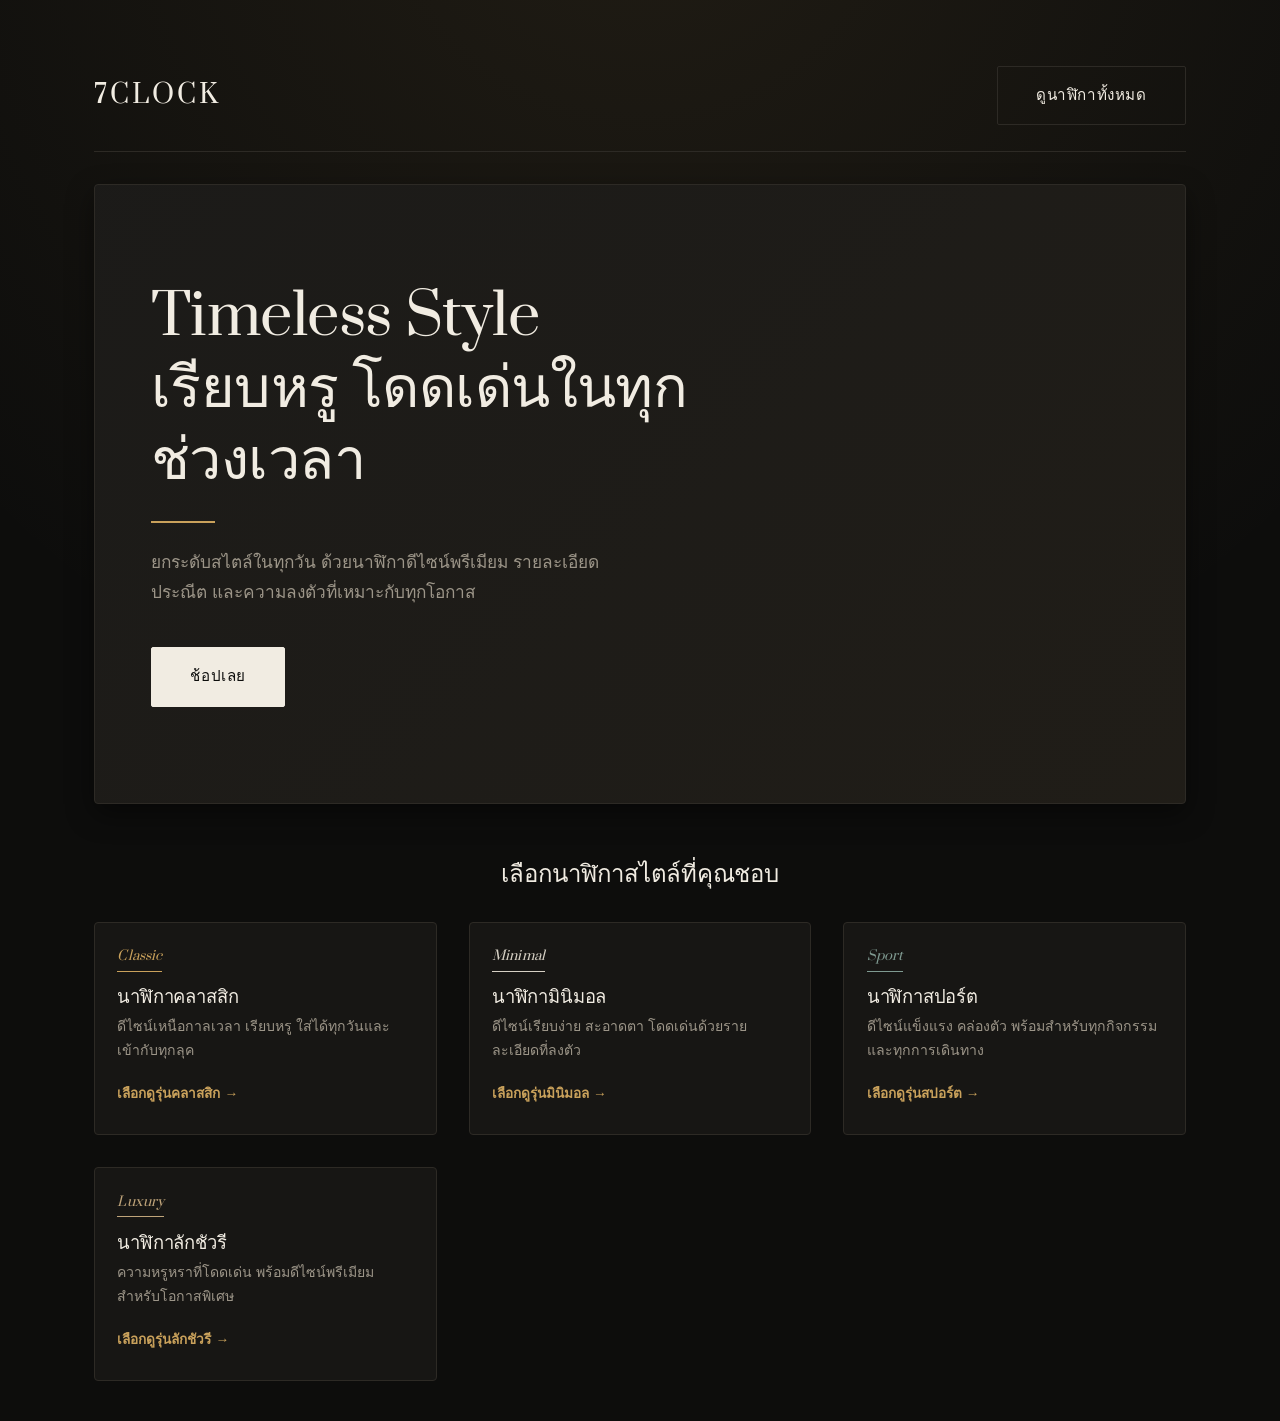
<file: index.html>
<!DOCTYPE html>
<html lang="th">
<head>
  <meta charset="UTF-8">
  <meta name="viewport" content="width=device-width, initial-scale=1.0">
  <title>7CLOCK | นาฬิกาพรีเมียม ดีไซน์เรียบหรู</title>
  <link rel="stylesheet" href="style.css">
</head>
<body>
  <div class="container">
    <header class="nav-header">
      <div class="brand-logo">7CLOCK</div>
      <a href="product.html" class="btn btn-secondary">ดูนาฬิกาทั้งหมด</a>
    </header>

    <section class="hero">
      <h1>Timeless Style<br>เรียบหรู โดดเด่นในทุกช่วงเวลา</h1>
      <p>ยกระดับสไตล์ในทุกวัน ด้วยนาฬิกาดีไซน์พรีเมียม รายละเอียดประณีต และความลงตัวที่เหมาะกับทุกโอกาส</p>
      <a href="product.html" class="btn">ช้อปเลย</a>
    </section>

    <h2 class="section-title">เลือกนาฬิกาสไตล์ที่คุณชอบ</h2>
    <div class="mood-grid">
      <a href="product.html?mood=classic" class="card">
        <span class="card-tag tag-classic">Classic</span>
        <h3>นาฬิกาคลาสสิก</h3>
        <p>ดีไซน์เหนือกาลเวลา เรียบหรู ใส่ได้ทุกวันและเข้ากับทุกลุค</p>
        <span class="card-link">เลือกดูรุ่นคลาสสิก →</span>
      </a>
      <a href="product.html?mood=minimal" class="card">
        <span class="card-tag tag-minimal">Minimal</span>
        <h3>นาฬิกามินิมอล</h3>
        <p>ดีไซน์เรียบง่าย สะอาดตา โดดเด่นด้วยรายละเอียดที่ลงตัว</p>
        <span class="card-link">เลือกดูรุ่นมินิมอล →</span>
      </a>
      <a href="product.html?mood=sport" class="card">
        <span class="card-tag tag-sport">Sport</span>
        <h3>นาฬิกาสปอร์ต</h3>
        <p>ดีไซน์แข็งแรง คล่องตัว พร้อมสำหรับทุกกิจกรรมและทุกการเดินทาง</p>
        <span class="card-link">เลือกดูรุ่นสปอร์ต →</span>
      </a>
      <a href="product.html?mood=luxury" class="card">
        <span class="card-tag tag-luxury">Luxury</span>
        <h3>นาฬิกาลักชัวรี</h3>
        <p>ความหรูหราที่โดดเด่น พร้อมดีไซน์พรีเมียมสำหรับโอกาสพิเศษ</p>
        <span class="card-link">เลือกดูรุ่นลักชัวรี →</span>
      </a>
    </div>
  </div>
</body>
</html>
</file>
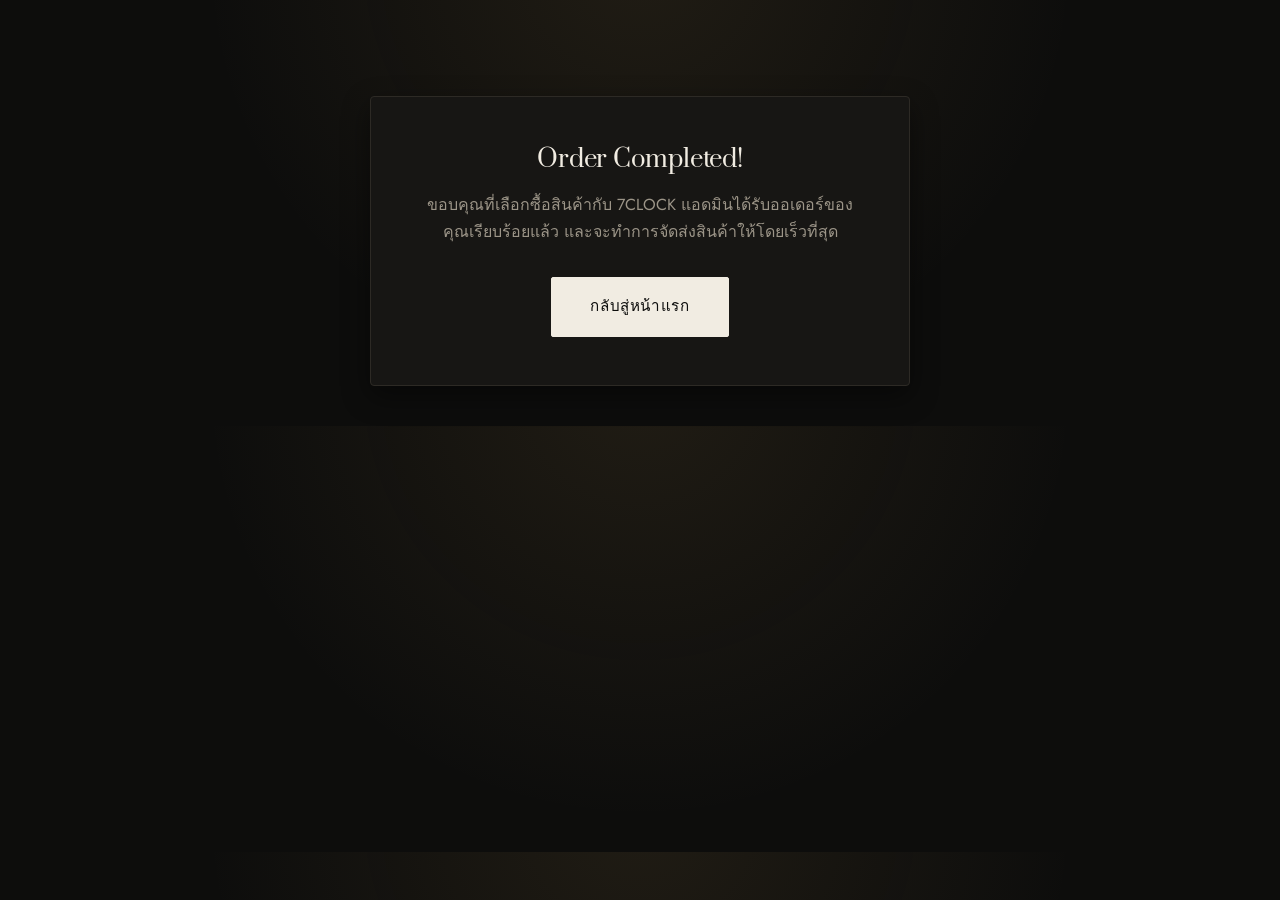
<file: thankyou.html>
<!DOCTYPE html>
<html lang="th">
<head>
  <meta charset="UTF-8">
  <meta name="viewport" content="width=device-width, initial-scale=1.0">
  <title>Thank You | 7CLOCK</title>
  <link rel="stylesheet" href="style.css">
</head>
<body>
  <div class="container" style="text-align: center; padding-top: 6rem;">
    <div class="form-card">
      <h2 style="margin-bottom: 1rem;">Order Completed!</h2>
      <p style="color: var(--text-muted); margin-bottom: 2rem;">ขอบคุณที่เลือกซื้อสินค้ากับ 7CLOCK แอดมินได้รับออเดอร์ของคุณเรียบร้อยแล้ว และจะทำการจัดส่งสินค้าให้โดยเร็วที่สุด</p>
      <a href="index.html" class="btn">กลับสู่หน้าแรก</a>
    </div>
  </div>
</body>
</html>
</file>
<file: style.css>
@import url('https://fonts.googleapis.com/css2?family=Jost:wght@300;400;500;600&family=Prata&display=swap');

:root {
  /* Luxury Watch Palette — Deep Black, Ivory, Gold */
  --bg-color: #0D0D0C;
  --card-bg: #171614;
  --ink: #0D0D0C;
  --text-main: #F1ECE2;
  --text-muted: #9C9588;
  --accent-gold: #C9A15B;
  --border-light: #2D2A25;
  --border-dark: #F1ECE2;
  --shadow-soft: 0 10px 28px rgba(0, 0, 0, 0.45);
  --shadow-hover: 0 20px 44px rgba(0, 0, 0, 0.65);

  /* Watch Categories */
  --classic-tag: #C9A15B;
  --minimal-tag: #D6D0C4;
  --sport-tag: #7F9A91;
  --luxury-tag: #BFA47A;

  --radius-sm: 2px;
  --radius-md: 4px;
  --ease: cubic-bezier(0.16, 1, 0.3, 1);
}

* {
  box-sizing: border-box;
  margin: 0;
  padding: 0;
}

body {
  font-family: 'Jost', sans-serif;
  font-weight: 400;
  background-color: var(--bg-color);
  background-image:
    radial-gradient(
      circle at 50% -10%,
      rgba(201, 161, 91, 0.10),
      transparent 55%
    );
  color: var(--text-main);
  line-height: 1.7;
  -webkit-font-smoothing: antialiased;
}

h1, h2, h3 {
  font-family: 'Prata', serif;
  font-weight: 400;
  letter-spacing: -0.01em;
  line-height: 1.25;
}

a {
  text-decoration: none;
  color: inherit;
}

.container {
  max-width: 1140px;
  margin: 0 auto;
  padding: 2.5rem 1.5rem;
}


/* ============ Navbar ============ */

.nav-header {
  display: flex;
  justify-content: space-between;
  align-items: center;
  padding: 1.6rem 0;
  border-bottom: 1px solid var(--border-light);
  margin-bottom: 2rem;
}

.brand-logo {
  font-family: 'Prata', serif;
  font-size: 1.6rem;
  letter-spacing: 3px;
  text-transform: uppercase;
  color: var(--text-main);
}

.nav-header nav a {
  font-size: 0.92rem;
  color: var(--text-muted);
  margin-left: 2rem;
  padding-bottom: 4px;
  border-bottom: 1px solid transparent;
  transition:
    color 0.25s var(--ease),
    border-color 0.25s var(--ease);
}

.nav-header nav a:hover,
.nav-header nav a.active {
  color: var(--text-main);
  border-color: var(--accent-gold);
}


/* ============ Hero Section ============ */

.hero {
  text-align: left;
  padding: 6rem 3.5rem;
  background:
    linear-gradient(
      135deg,
      rgba(255,255,255,0.02),
      rgba(201,161,91,0.05)
    ),
    var(--card-bg);
  border-radius: var(--radius-md);
  box-shadow: var(--shadow-soft);
  margin-bottom: 3.5rem;
  border: 1px solid var(--border-light);
}

.hero h1 {
  font-size: clamp(2.4rem, 4.5vw, 3.6rem);
  max-width: 15ch;
  margin-bottom: 1.6rem;
  padding-bottom: 1.6rem;
  position: relative;
  color: var(--text-main);
}

.hero h1::after {
  content: '';
  position: absolute;
  bottom: 0;
  left: 0;
  width: 64px;
  height: 2px;
  background: var(--accent-gold);
}

.hero p {
  color: var(--text-muted);
  font-size: 1.08rem;
  max-width: 46ch;
  margin: 0 0 2.5rem;
}


/* ============ Buttons ============ */

.btn {
  display: inline-block;
  padding: 1rem 2.4rem;
  border: 1px solid var(--border-dark);
  background: var(--border-dark);
  color: var(--ink);
  font-family: 'Jost', sans-serif;
  font-size: 0.95rem;
  font-weight: 500;
  letter-spacing: 0.04em;
  border-radius: var(--radius-sm);
  cursor: pointer;
  transition:
    background 0.35s var(--ease),
    color 0.35s var(--ease),
    transform 0.35s var(--ease);
}

.btn:hover {
  background: transparent;
  color: var(--border-dark);
  transform: translateY(-2px);
}

.btn-secondary {
  background: transparent;
  color: var(--text-main);
  border: 1px solid var(--border-light);
}

.btn-secondary:hover {
  border-color: var(--border-dark);
  background: var(--border-dark);
  color: var(--ink);
}


/* ============ Grid & Cards ============ */

.mood-grid,
.product-grid {
  display: grid;
  grid-template-columns: repeat(auto-fill, minmax(260px, 1fr));
  gap: 2rem;
}

.card {
  background: var(--card-bg);
  border: 1px solid var(--border-light);
  border-radius: var(--radius-md);
  padding: 1.4rem 1.4rem 1.8rem;
  text-align: left;
  transition:
    transform 0.35s var(--ease),
    border-color 0.35s var(--ease),
    box-shadow 0.35s var(--ease);
  position: relative;
  overflow: hidden;
  display: flex;
  flex-direction: column;
}

.card:hover {
  transform: translateY(-6px);
  border-color: var(--accent-gold);
  box-shadow: var(--shadow-hover);
}

.card img {
  width: 100%;
  aspect-ratio: 1 / 1;
  object-fit: cover;
  border-radius: var(--radius-sm);
  margin-bottom: 1.2rem;
  background-color: #211F1B;
  filter: brightness(0.92);
  transition:
    filter 0.5s var(--ease),
    transform 0.6s var(--ease);
}

.card:hover img {
  filter: brightness(1);
  transform: scale(1.015);
}

.card h3 {
  font-size: 1.15rem;
  margin-bottom: 0.4rem;
  color: var(--text-main);
}

.card p {
  color: var(--text-muted);
  font-size: 0.88rem;
  margin-bottom: 1.2rem;
  flex-grow: 1;
}

.card .price {
  font-size: 1.05rem;
  font-weight: 500;
  font-family: 'Prata', serif;
  color: var(--accent-gold);
  margin-bottom: 1rem;
}


/* ============ Home helpers ============ */

.section-title {
  text-align: center;
  margin-bottom: 2rem;
}

.card-link {
  font-size: 0.85rem;
  font-weight: 600;
  color: var(--accent-gold);
}


.section-title.tight {
  margin-bottom: 0.5rem;
}

.section-sub {
  text-align: center;
  color: var(--text-muted);
  margin-bottom: 1.5rem;
  font-size: 0.95rem;
}

.empty-state {
  grid-column: 1 / -1;
  text-align: center;
  color: var(--text-muted);
}

.stock-out,
.stock-low {
  font-weight: 600;
  margin-bottom: 1rem;
}

.stock-out { color: #e5534b; }
.stock-low { color: #e69a2e; }

.card .btn {
  text-align: center;
}

.btn-disabled {
  opacity: 0.5;
  pointer-events: none;
}


/* ============ Category Tags ============ */

.card-tag {
  display: inline-block;
  font-family: 'Prata', serif;
  font-style: italic;
  font-size: 0.82rem;
  font-weight: 400;
  letter-spacing: 0.01em;
  padding-bottom: 0.2rem;
  border-bottom: 1px solid currentColor;
  margin-bottom: 0.9rem;
  width: fit-content;
}

.tag-classic {
  color: var(--classic-tag);
}

.tag-minimal {
  color: var(--minimal-tag);
}

.tag-sport {
  color: var(--sport-tag);
}

.tag-luxury {
  color: var(--luxury-tag);
}


/* ============ Filter Bar ============ */

#filter-bar {
  display: flex;
  justify-content: center;
  gap: 0.8rem;
  flex-wrap: wrap;
  margin-bottom: 3rem;
}

#filter-bar button {
  padding: 0.65rem 1.5rem;
  border: 1px solid var(--border-light);
  background: var(--card-bg);
  color: var(--text-muted);
  border-radius: 30px;
  font-family: 'Jost', sans-serif;
  font-size: 0.88rem;
  font-weight: 500;
  cursor: pointer;
  transition: all 0.25s var(--ease);
}

#filter-bar button:hover,
#filter-bar button.active {
  border-color: var(--accent-gold);
  background: var(--accent-gold);
  color: var(--ink);
}


/* ============ Forms ============ */

.form-card {
  background: var(--card-bg);
  padding: 3rem 2.75rem;
  border-radius: var(--radius-md);
  border: 1px solid var(--border-light);
  box-shadow: var(--shadow-soft);
  max-width: 540px;
  margin: 0 auto;
}

.form-group {
  margin-bottom: 1.75rem;
  text-align: left;
}

.form-group label {
  display: block;
  margin-bottom: 0.5rem;
  font-size: 0.85rem;
  font-weight: 500;
  color: var(--text-muted);
}

.form-group input,
.form-group textarea {
  width: 100%;
  padding: 0.75rem 0.15rem;
  border: none;
  border-bottom: 1px solid var(--border-light);
  border-radius: 0;
  font-family: inherit;
  font-size: 0.98rem;
  color: var(--text-main);
  background: transparent;
  transition: border-color 0.25s var(--ease);
}

.form-group input::placeholder,
.form-group textarea::placeholder {
  color: #5C5646;
}

.form-group input:focus,
.form-group textarea:focus {
  outline: none;
  border-color: var(--accent-gold);
}


/* ============ Table ============ */

.table-container {
  background: var(--card-bg);
  border-radius: var(--radius-md);
  border: 1px solid var(--border-light);
  overflow-x: auto;
  box-shadow: var(--shadow-soft);
}

table {
  width: 100%;
  border-collapse: collapse;
  text-align: left;
  font-size: 0.92rem;
}

th {
  background: transparent;
  padding: 1.2rem 1.25rem;
  font-family: 'Jost', sans-serif;
  font-weight: 600;
  letter-spacing: 0.01em;
  color: var(--text-main);
  border-bottom: 2px solid var(--accent-gold);
}

td {
  padding: 1.2rem 1.25rem;
  border-bottom: 1px solid var(--border-light);
  color: var(--text-muted);
}

tr:last-child td {
  border-bottom: none;
}


/* ============ Accessibility & Motion ============ */

a:focus-visible,
button:focus-visible,
input:focus-visible,
textarea:focus-visible {
  outline: 2px solid var(--accent-gold);
  outline-offset: 2px;
}

@media (prefers-reduced-motion: reduce) {
  * {
    transition: none !important;
    animation: none !important;
  }
}


/* ============ Responsive ============ */

@media (max-width: 640px) {
  .hero {
    padding: 3.5rem 1.5rem;
  }

  .hero h1 {
    max-width: none;
  }

  .nav-header {
    flex-direction: column;
    gap: 1rem;
    align-items: flex-start;
  }

  .nav-header nav a {
    margin-left: 0;
    margin-right: 1.5rem;
  }

  .form-card {
    padding: 2rem 1.5rem;
  }
}
</file>
